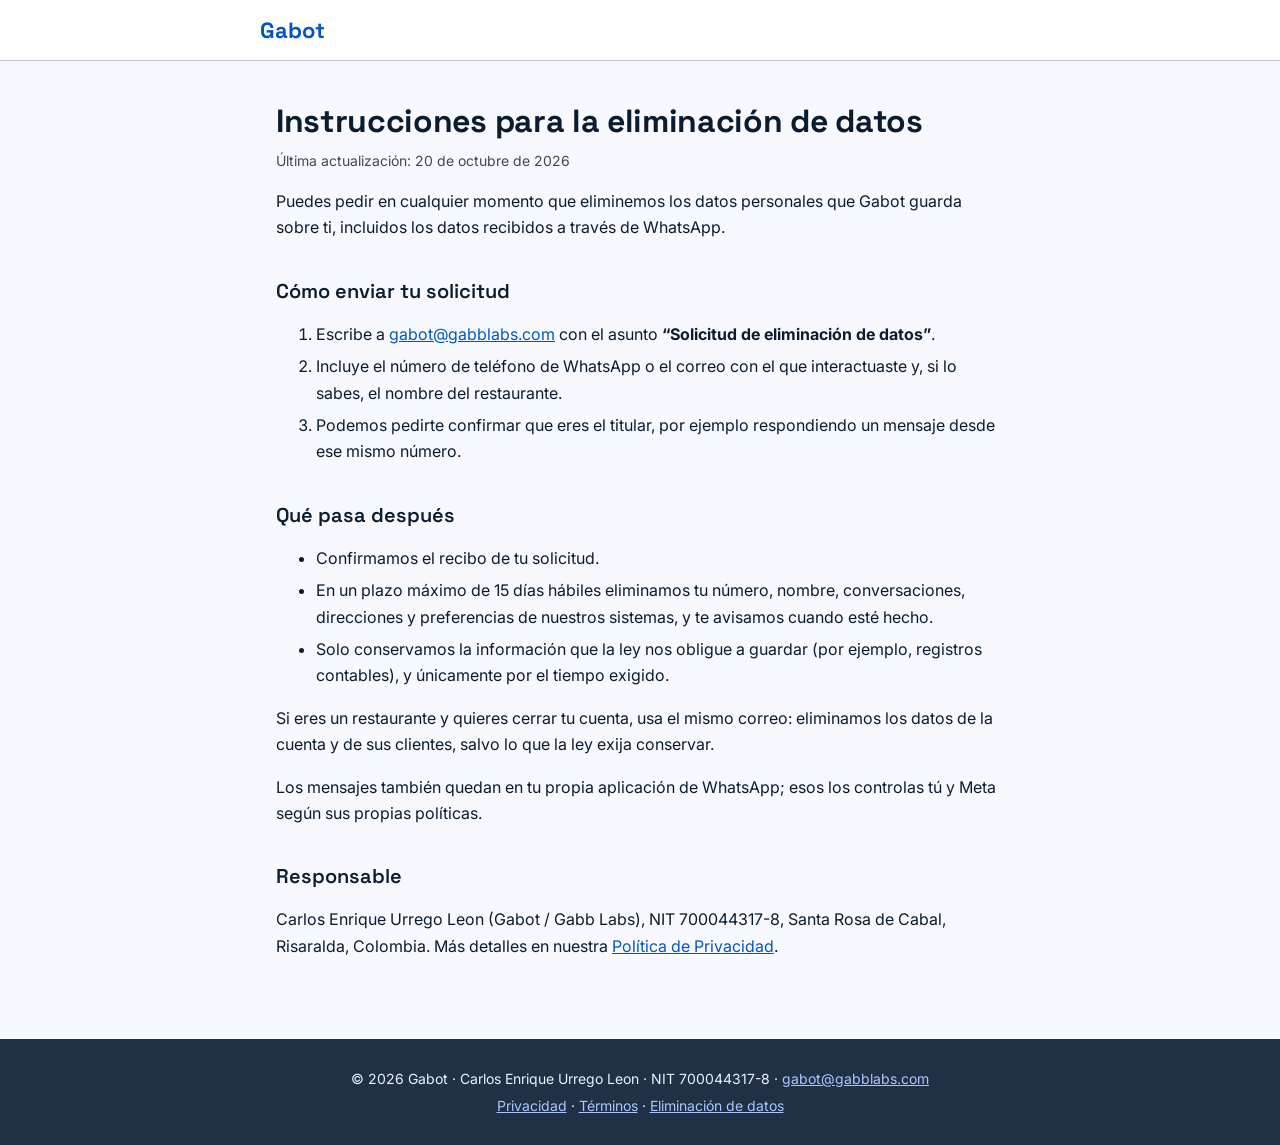
<file: eliminacion-datos.html>
<!DOCTYPE html>
<html lang="es">
<head>
  <meta charset="UTF-8" />
  <meta name="viewport" content="width=device-width, initial-scale=1.0" />
  <title>Eliminación de Datos — Gabot</title>
  <meta name="description" content="Cómo solicitar la eliminación de tus datos personales en Gabot." />
  <meta name="robots" content="index, follow" />
  <link rel="stylesheet" href="/legal.css" />
</head>
<body>
<header class="top">
  <a href="/" class="brand" aria-label="Gabot — Inicio">Gabot</a>
</header>

<main>
  <h1>Instrucciones para la eliminación de datos</h1>
  <p class="meta">Última actualización: 20 de octubre de 2026</p>

  <p>Puedes pedir en cualquier momento que eliminemos los datos personales que Gabot guarda sobre ti, incluidos los datos recibidos a través de WhatsApp.</p>

  <h2>Cómo enviar tu solicitud</h2>
  <ol>
    <li>Escribe a <a href="mailto:gabot@gabblabs.com?subject=Solicitud%20de%20eliminaci%C3%B3n%20de%20datos">gabot@gabblabs.com</a> con el asunto <strong>“Solicitud de eliminación de datos”</strong>.</li>
    <li>Incluye el número de teléfono de WhatsApp o el correo con el que interactuaste y, si lo sabes, el nombre del restaurante.</li>
    <li>Podemos pedirte confirmar que eres el titular, por ejemplo respondiendo un mensaje desde ese mismo número.</li>
  </ol>

  <h2>Qué pasa después</h2>
  <ul>
    <li>Confirmamos el recibo de tu solicitud.</li>
    <li>En un plazo máximo de 15 días hábiles eliminamos tu número, nombre, conversaciones, direcciones y preferencias de nuestros sistemas, y te avisamos cuando esté hecho.</li>
    <li>Solo conservamos la información que la ley nos obligue a guardar (por ejemplo, registros contables), y únicamente por el tiempo exigido.</li>
  </ul>
  <p>Si eres un restaurante y quieres cerrar tu cuenta, usa el mismo correo: eliminamos los datos de la cuenta y de sus clientes, salvo lo que la ley exija conservar.</p>
  <p>Los mensajes también quedan en tu propia aplicación de WhatsApp; esos los controlas tú y Meta según sus propias políticas.</p>

  <h2>Responsable</h2>
  <p>Carlos Enrique Urrego Leon (Gabot / Gabb Labs), NIT 700044317-8, Santa Rosa de Cabal, Risaralda, Colombia. Más detalles en nuestra <a href="/privacidad.html">Política de Privacidad</a>.</p>
</main>

<footer class="bottom">
  <p>&copy; 2026 Gabot · Carlos Enrique Urrego Leon · NIT 700044317-8 · <a href="mailto:gabot@gabblabs.com">gabot@gabblabs.com</a></p>
  <p><a href="/privacidad.html">Privacidad</a> · <a href="/terminos.html">Términos</a> · <a href="/eliminacion-datos.html">Eliminación de datos</a></p>
</footer>
</body>
</html>
</file>
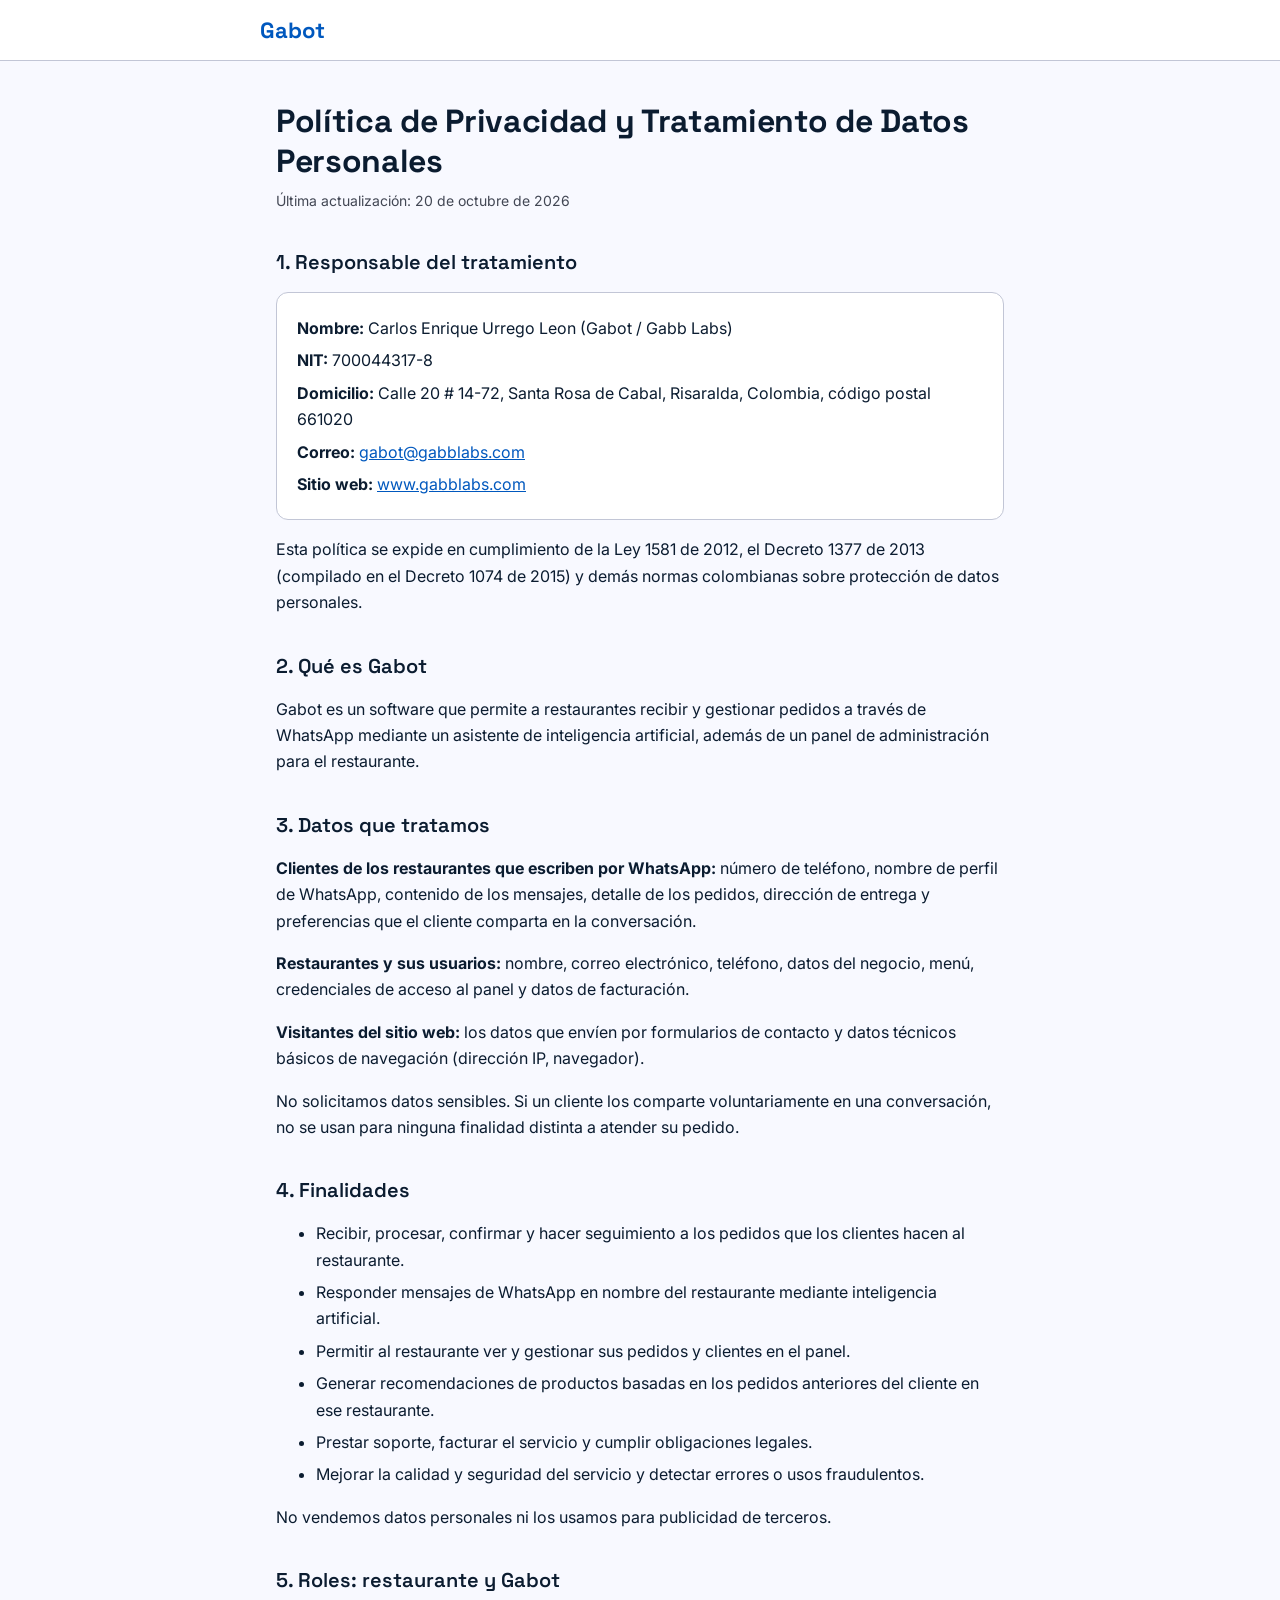
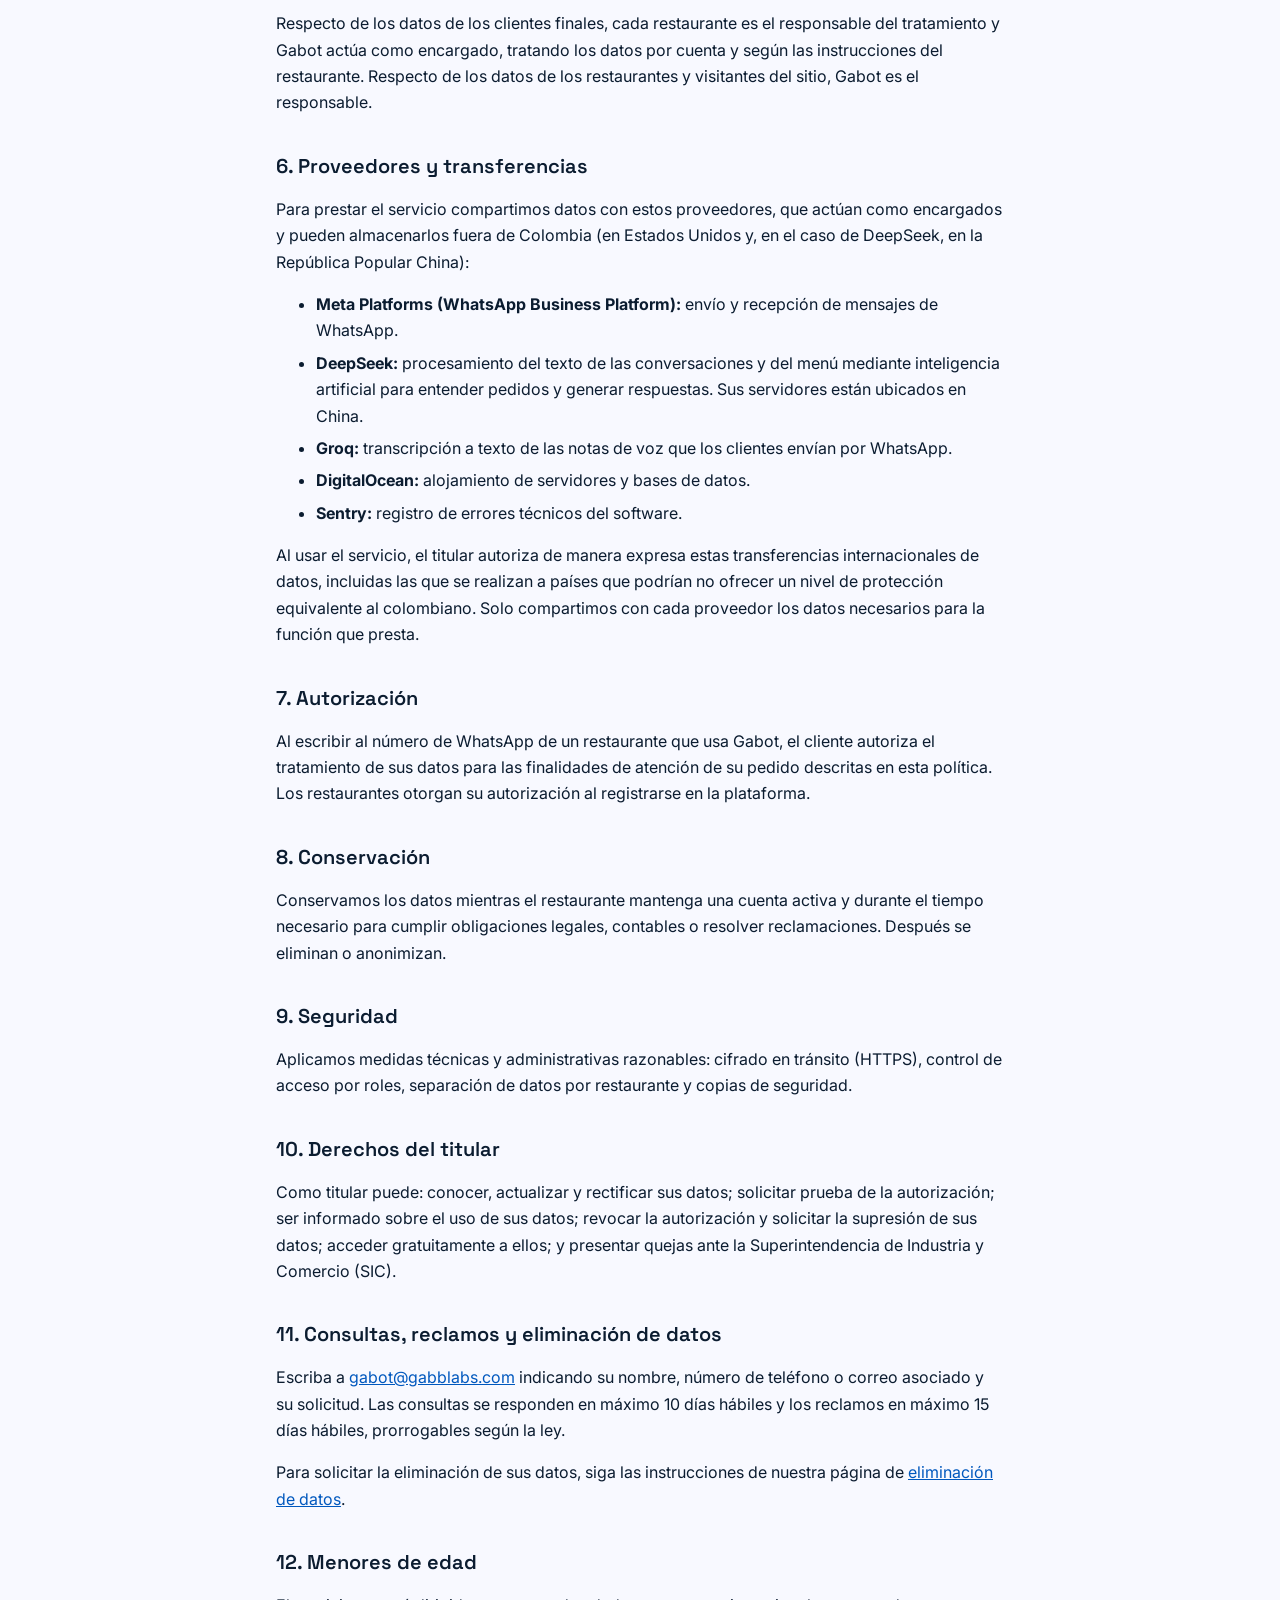
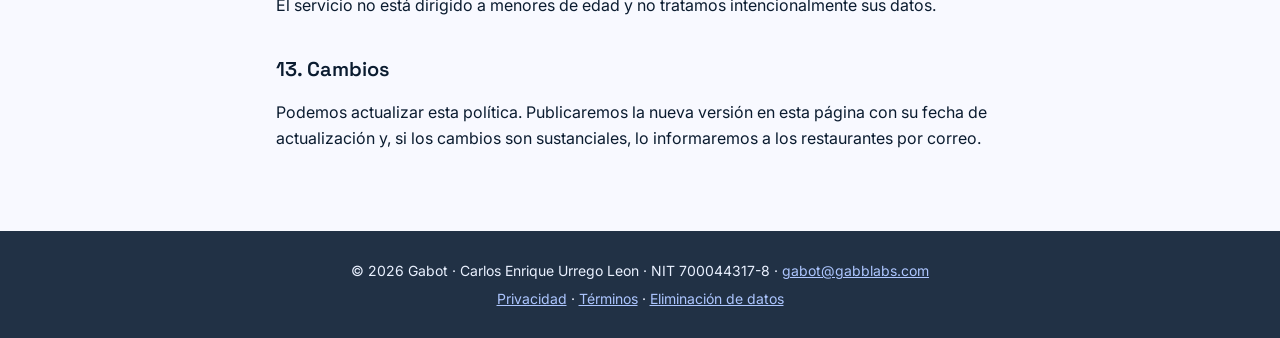
<file: privacidad.html>
<!DOCTYPE html>
<html lang="es">
<head>
  <meta charset="UTF-8" />
  <meta name="viewport" content="width=device-width, initial-scale=1.0" />
  <title>Política de Privacidad — Gabot</title>
  <meta name="description" content="Política de tratamiento de datos personales de Gabot, conforme a la Ley 1581 de 2012." />
  <meta name="robots" content="index, follow" />
  <link rel="stylesheet" href="/legal.css" />
</head>
<body>
<header class="top">
  <a href="/" class="brand" aria-label="Gabot — Inicio">Gabot</a>
</header>

<main>
  <h1>Política de Privacidad y Tratamiento de Datos Personales</h1>
  <p class="meta">Última actualización: 20 de octubre de 2026</p>

  <h2>1. Responsable del tratamiento</h2>
  <ul class="facts">
    <li><strong>Nombre:</strong> Carlos Enrique Urrego Leon (Gabot / Gabb Labs)</li>
    <li><strong>NIT:</strong> 700044317-8</li>
    <li><strong>Domicilio:</strong> Calle 20 # 14-72, Santa Rosa de Cabal, Risaralda, Colombia, código postal 661020</li>
    <li><strong>Correo:</strong> <a href="mailto:gabot@gabblabs.com">gabot@gabblabs.com</a></li>
    <li><strong>Sitio web:</strong> <a href="https://www.gabblabs.com">www.gabblabs.com</a></li>
  </ul>
  <p>Esta política se expide en cumplimiento de la Ley 1581 de 2012, el Decreto 1377 de 2013 (compilado en el Decreto 1074 de 2015) y demás normas colombianas sobre protección de datos personales.</p>

  <h2>2. Qué es Gabot</h2>
  <p>Gabot es un software que permite a restaurantes recibir y gestionar pedidos a través de WhatsApp mediante un asistente de inteligencia artificial, además de un panel de administración para el restaurante.</p>

  <h2>3. Datos que tratamos</h2>
  <p><strong>Clientes de los restaurantes que escriben por WhatsApp:</strong> número de teléfono, nombre de perfil de WhatsApp, contenido de los mensajes, detalle de los pedidos, dirección de entrega y preferencias que el cliente comparta en la conversación.</p>
  <p><strong>Restaurantes y sus usuarios:</strong> nombre, correo electrónico, teléfono, datos del negocio, menú, credenciales de acceso al panel y datos de facturación.</p>
  <p><strong>Visitantes del sitio web:</strong> los datos que envíen por formularios de contacto y datos técnicos básicos de navegación (dirección IP, navegador).</p>
  <p>No solicitamos datos sensibles. Si un cliente los comparte voluntariamente en una conversación, no se usan para ninguna finalidad distinta a atender su pedido.</p>

  <h2>4. Finalidades</h2>
  <ul>
    <li>Recibir, procesar, confirmar y hacer seguimiento a los pedidos que los clientes hacen al restaurante.</li>
    <li>Responder mensajes de WhatsApp en nombre del restaurante mediante inteligencia artificial.</li>
    <li>Permitir al restaurante ver y gestionar sus pedidos y clientes en el panel.</li>
    <li>Generar recomendaciones de productos basadas en los pedidos anteriores del cliente en ese restaurante.</li>
    <li>Prestar soporte, facturar el servicio y cumplir obligaciones legales.</li>
    <li>Mejorar la calidad y seguridad del servicio y detectar errores o usos fraudulentos.</li>
  </ul>
  <p>No vendemos datos personales ni los usamos para publicidad de terceros.</p>

  <h2>5. Roles: restaurante y Gabot</h2>
  <p>Respecto de los datos de los clientes finales, cada restaurante es el responsable del tratamiento y Gabot actúa como encargado, tratando los datos por cuenta y según las instrucciones del restaurante. Respecto de los datos de los restaurantes y visitantes del sitio, Gabot es el responsable.</p>

  <h2>6. Proveedores y transferencias</h2>
  <p>Para prestar el servicio compartimos datos con estos proveedores, que actúan como encargados y pueden almacenarlos fuera de Colombia (en Estados Unidos y, en el caso de DeepSeek, en la República Popular China):</p>
  <ul>
    <li><strong>Meta Platforms (WhatsApp Business Platform):</strong> envío y recepción de mensajes de WhatsApp.</li>
    <li><strong>DeepSeek:</strong> procesamiento del texto de las conversaciones y del menú mediante inteligencia artificial para entender pedidos y generar respuestas. Sus servidores están ubicados en China.</li>
    <li><strong>Groq:</strong> transcripción a texto de las notas de voz que los clientes envían por WhatsApp.</li>
    <li><strong>DigitalOcean:</strong> alojamiento de servidores y bases de datos.</li>
    <li><strong>Sentry:</strong> registro de errores técnicos del software.</li>
  </ul>
  <p>Al usar el servicio, el titular autoriza de manera expresa estas transferencias internacionales de datos, incluidas las que se realizan a países que podrían no ofrecer un nivel de protección equivalente al colombiano. Solo compartimos con cada proveedor los datos necesarios para la función que presta.</p>

  <h2>7. Autorización</h2>
  <p>Al escribir al número de WhatsApp de un restaurante que usa Gabot, el cliente autoriza el tratamiento de sus datos para las finalidades de atención de su pedido descritas en esta política. Los restaurantes otorgan su autorización al registrarse en la plataforma.</p>

  <h2>8. Conservación</h2>
  <p>Conservamos los datos mientras el restaurante mantenga una cuenta activa y durante el tiempo necesario para cumplir obligaciones legales, contables o resolver reclamaciones. Después se eliminan o anonimizan.</p>

  <h2>9. Seguridad</h2>
  <p>Aplicamos medidas técnicas y administrativas razonables: cifrado en tránsito (HTTPS), control de acceso por roles, separación de datos por restaurante y copias de seguridad.</p>

  <h2>10. Derechos del titular</h2>
  <p>Como titular puede: conocer, actualizar y rectificar sus datos; solicitar prueba de la autorización; ser informado sobre el uso de sus datos; revocar la autorización y solicitar la supresión de sus datos; acceder gratuitamente a ellos; y presentar quejas ante la Superintendencia de Industria y Comercio (SIC).</p>

  <h2>11. Consultas, reclamos y eliminación de datos</h2>
  <p>Escriba a <a href="mailto:gabot@gabblabs.com">gabot@gabblabs.com</a> indicando su nombre, número de teléfono o correo asociado y su solicitud. Las consultas se responden en máximo 10 días hábiles y los reclamos en máximo 15 días hábiles, prorrogables según la ley.</p>
  <p>Para solicitar la eliminación de sus datos, siga las instrucciones de nuestra página de <a href="/eliminacion-datos.html">eliminación de datos</a>.</p>

  <h2>12. Menores de edad</h2>
  <p>El servicio no está dirigido a menores de edad y no tratamos intencionalmente sus datos.</p>

  <h2>13. Cambios</h2>
  <p>Podemos actualizar esta política. Publicaremos la nueva versión en esta página con su fecha de actualización y, si los cambios son sustanciales, lo informaremos a los restaurantes por correo.</p>
</main>

<footer class="bottom">
  <p>&copy; 2026 Gabot · Carlos Enrique Urrego Leon · NIT 700044317-8 · <a href="mailto:gabot@gabblabs.com">gabot@gabblabs.com</a></p>
  <p><a href="/privacidad.html">Privacidad</a> · <a href="/terminos.html">Términos</a> · <a href="/eliminacion-datos.html">Eliminación de datos</a></p>
</footer>
</body>
</html>
</file>
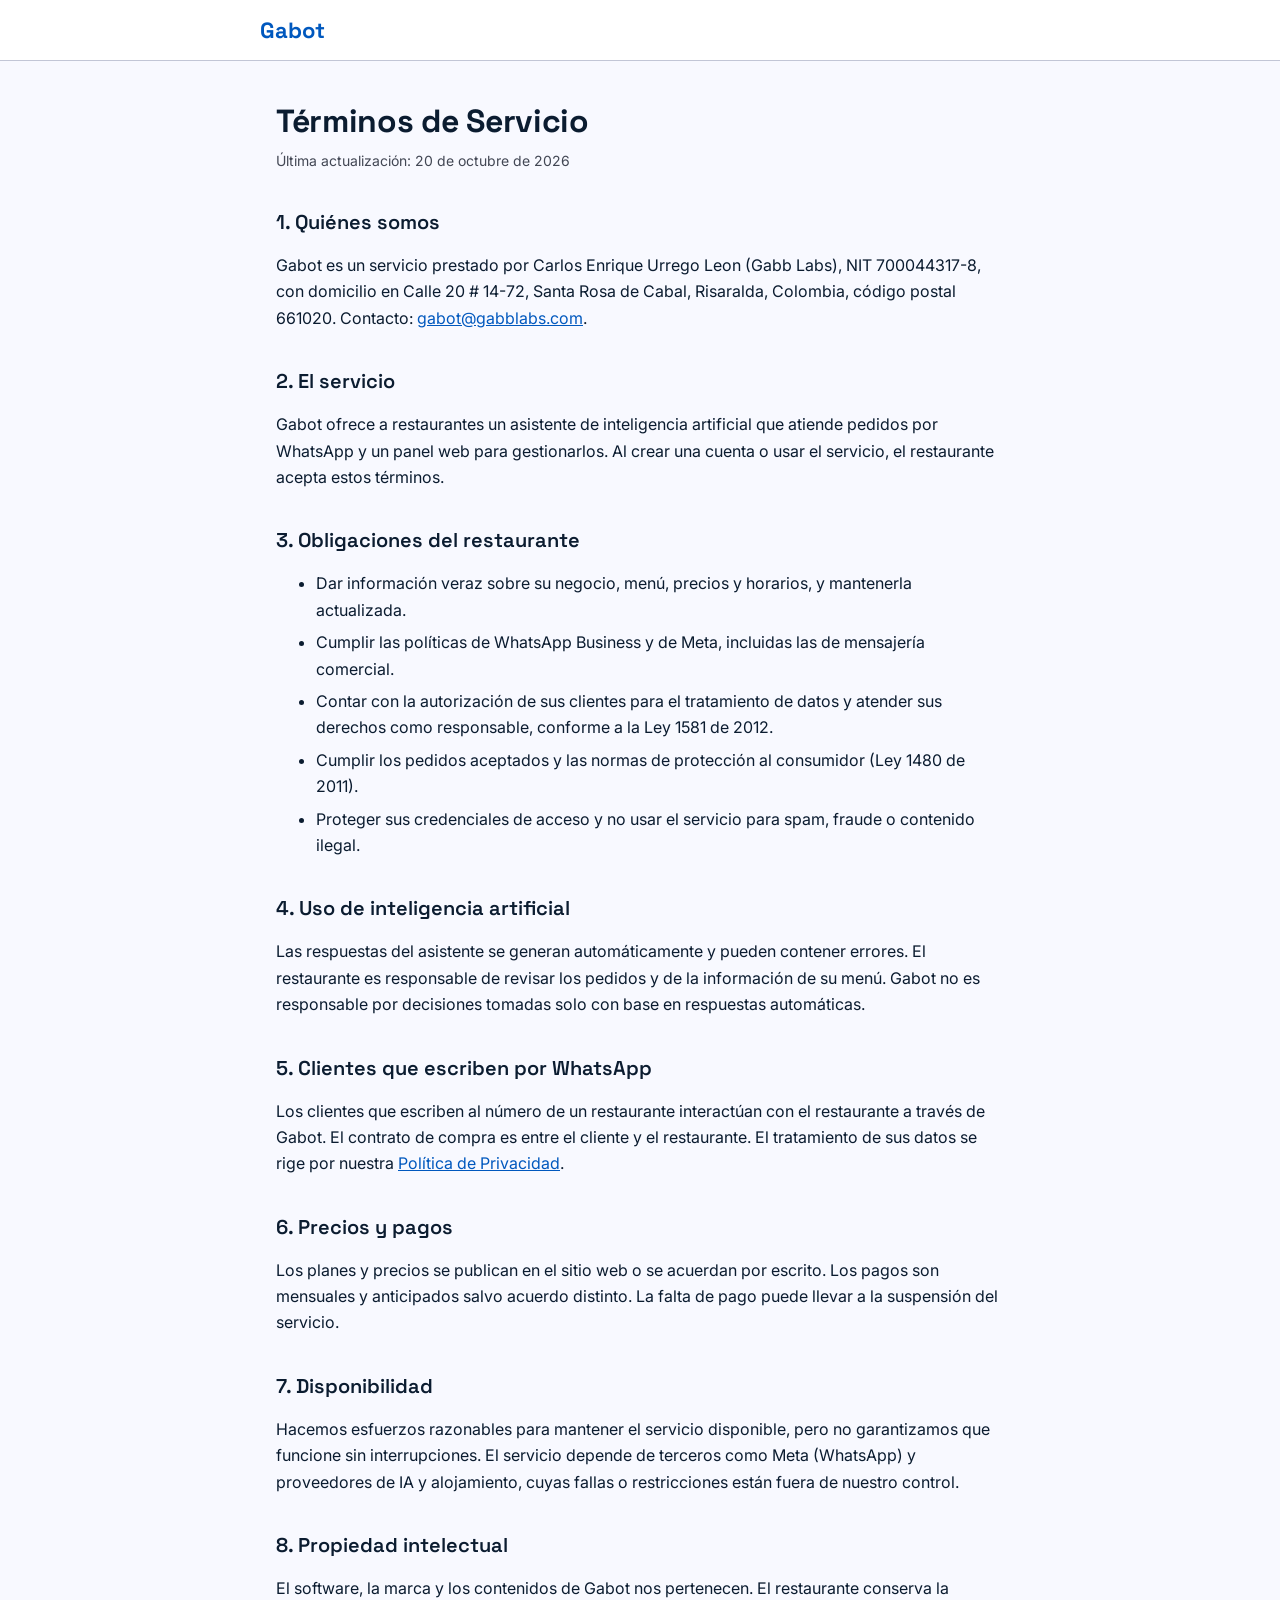
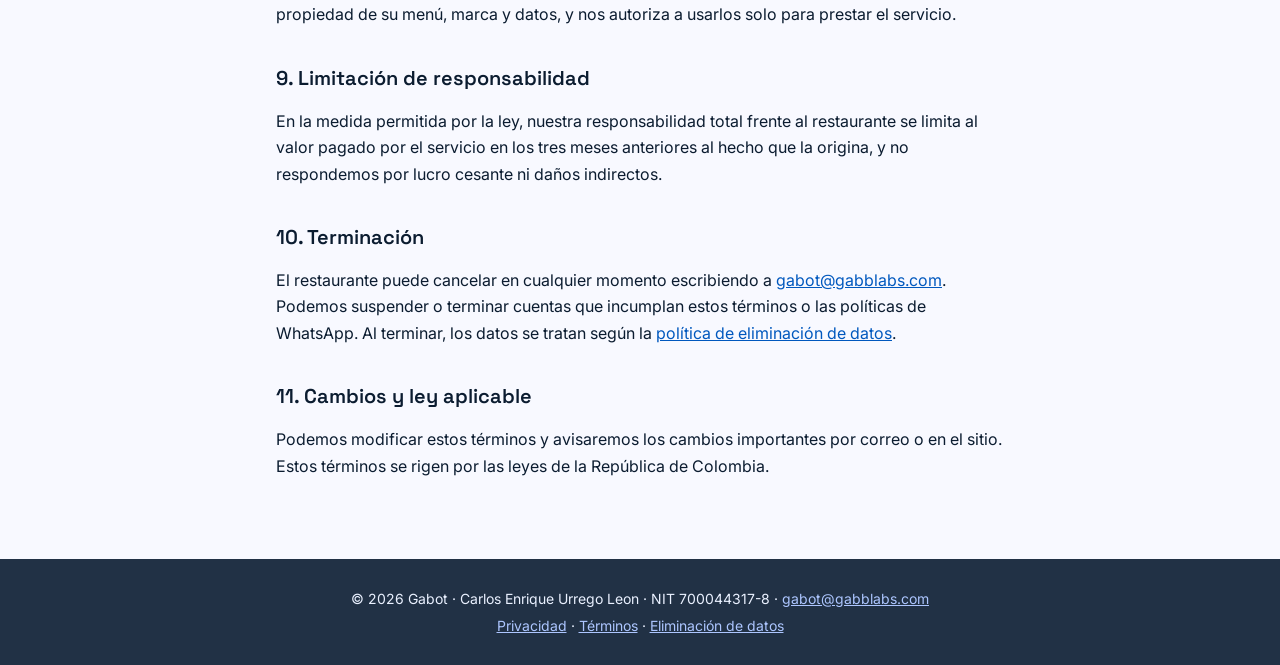
<file: terminos.html>
<!DOCTYPE html>
<html lang="es">
<head>
  <meta charset="UTF-8" />
  <meta name="viewport" content="width=device-width, initial-scale=1.0" />
  <title>Términos de Servicio — Gabot</title>
  <meta name="description" content="Términos y condiciones de uso del servicio Gabot." />
  <meta name="robots" content="index, follow" />
  <link rel="stylesheet" href="/legal.css" />
</head>
<body>
<header class="top">
  <a href="/" class="brand" aria-label="Gabot — Inicio">Gabot</a>
</header>

<main>
  <h1>Términos de Servicio</h1>
  <p class="meta">Última actualización: 20 de octubre de 2026</p>

  <h2>1. Quiénes somos</h2>
  <p>Gabot es un servicio prestado por Carlos Enrique Urrego Leon (Gabb Labs), NIT 700044317-8, con domicilio en Calle 20 # 14-72, Santa Rosa de Cabal, Risaralda, Colombia, código postal 661020. Contacto: <a href="mailto:gabot@gabblabs.com">gabot@gabblabs.com</a>.</p>

  <h2>2. El servicio</h2>
  <p>Gabot ofrece a restaurantes un asistente de inteligencia artificial que atiende pedidos por WhatsApp y un panel web para gestionarlos. Al crear una cuenta o usar el servicio, el restaurante acepta estos términos.</p>

  <h2>3. Obligaciones del restaurante</h2>
  <ul>
    <li>Dar información veraz sobre su negocio, menú, precios y horarios, y mantenerla actualizada.</li>
    <li>Cumplir las políticas de WhatsApp Business y de Meta, incluidas las de mensajería comercial.</li>
    <li>Contar con la autorización de sus clientes para el tratamiento de datos y atender sus derechos como responsable, conforme a la Ley 1581 de 2012.</li>
    <li>Cumplir los pedidos aceptados y las normas de protección al consumidor (Ley 1480 de 2011).</li>
    <li>Proteger sus credenciales de acceso y no usar el servicio para spam, fraude o contenido ilegal.</li>
  </ul>

  <h2>4. Uso de inteligencia artificial</h2>
  <p>Las respuestas del asistente se generan automáticamente y pueden contener errores. El restaurante es responsable de revisar los pedidos y de la información de su menú. Gabot no es responsable por decisiones tomadas solo con base en respuestas automáticas.</p>

  <h2>5. Clientes que escriben por WhatsApp</h2>
  <p>Los clientes que escriben al número de un restaurante interactúan con el restaurante a través de Gabot. El contrato de compra es entre el cliente y el restaurante. El tratamiento de sus datos se rige por nuestra <a href="/privacidad.html">Política de Privacidad</a>.</p>

  <h2>6. Precios y pagos</h2>
  <p>Los planes y precios se publican en el sitio web o se acuerdan por escrito. Los pagos son mensuales y anticipados salvo acuerdo distinto. La falta de pago puede llevar a la suspensión del servicio.</p>

  <h2>7. Disponibilidad</h2>
  <p>Hacemos esfuerzos razonables para mantener el servicio disponible, pero no garantizamos que funcione sin interrupciones. El servicio depende de terceros como Meta (WhatsApp) y proveedores de IA y alojamiento, cuyas fallas o restricciones están fuera de nuestro control.</p>

  <h2>8. Propiedad intelectual</h2>
  <p>El software, la marca y los contenidos de Gabot nos pertenecen. El restaurante conserva la propiedad de su menú, marca y datos, y nos autoriza a usarlos solo para prestar el servicio.</p>

  <h2>9. Limitación de responsabilidad</h2>
  <p>En la medida permitida por la ley, nuestra responsabilidad total frente al restaurante se limita al valor pagado por el servicio en los tres meses anteriores al hecho que la origina, y no respondemos por lucro cesante ni daños indirectos.</p>

  <h2>10. Terminación</h2>
  <p>El restaurante puede cancelar en cualquier momento escribiendo a <a href="mailto:gabot@gabblabs.com">gabot@gabblabs.com</a>. Podemos suspender o terminar cuentas que incumplan estos términos o las políticas de WhatsApp. Al terminar, los datos se tratan según la <a href="/eliminacion-datos.html">política de eliminación de datos</a>.</p>

  <h2>11. Cambios y ley aplicable</h2>
  <p>Podemos modificar estos términos y avisaremos los cambios importantes por correo o en el sitio. Estos términos se rigen por las leyes de la República de Colombia.</p>
</main>

<footer class="bottom">
  <p>&copy; 2026 Gabot · Carlos Enrique Urrego Leon · NIT 700044317-8 · <a href="mailto:gabot@gabblabs.com">gabot@gabblabs.com</a></p>
  <p><a href="/privacidad.html">Privacidad</a> · <a href="/terminos.html">Términos</a> · <a href="/eliminacion-datos.html">Eliminación de datos</a></p>
</footer>
</body>
</html>
</file>
<file: legal.css>
/* Shared styles for legal pages (privacidad, terminos, eliminacion-datos). Tokens match index.html. */
@import url("https://fonts.googleapis.com/css2?family=Inter:wght@400;600&family=Space+Grotesk:wght@600;700&display=swap");

:root {
  --primary: #0058be;
  --on-surface: #0b1c30;
  --on-surface-variant: #424754;
  --surface: #f8f9ff;
  --outline-variant: #c2c6d6;
  --inverse-surface: #213145;
  --inverse-on-surface: #eaf1ff;
}

* { box-sizing: border-box; }
body {
  margin: 0;
  background: var(--surface);
  color: var(--on-surface);
  font: 16px/1.65 Inter, system-ui, sans-serif;
}
a { color: var(--primary); }

.top {
  border-bottom: 1px solid var(--outline-variant);
  padding: 16px;
  background: #fff;
}
.brand {
  font: 700 22px Space Grotesk, sans-serif;
  text-decoration: none;
  max-width: 760px;
  display: block;
  margin: 0 auto;
}

main { max-width: 760px; margin: 0 auto; padding: 40px 16px 64px; }
h1 { font: 700 32px/1.25 Space Grotesk, sans-serif; margin: 0 0 8px; letter-spacing: -0.01em; }
h2 { font: 600 20px/1.4 Space Grotesk, sans-serif; margin: 36px 0 8px; }
.meta { color: var(--on-surface-variant); font-size: 14px; margin-top: 0; }
.facts { list-style: none; padding: 16px 20px; background: #fff; border: 1px solid var(--outline-variant); border-radius: 12px; }
li { margin: 6px 0; }

.bottom {
  background: var(--inverse-surface);
  color: var(--inverse-on-surface);
  font-size: 14px;
  text-align: center;
  padding: 24px 16px;
}
.bottom a { color: #adc6ff; }
.bottom p { margin: 4px 0; }
</file>
